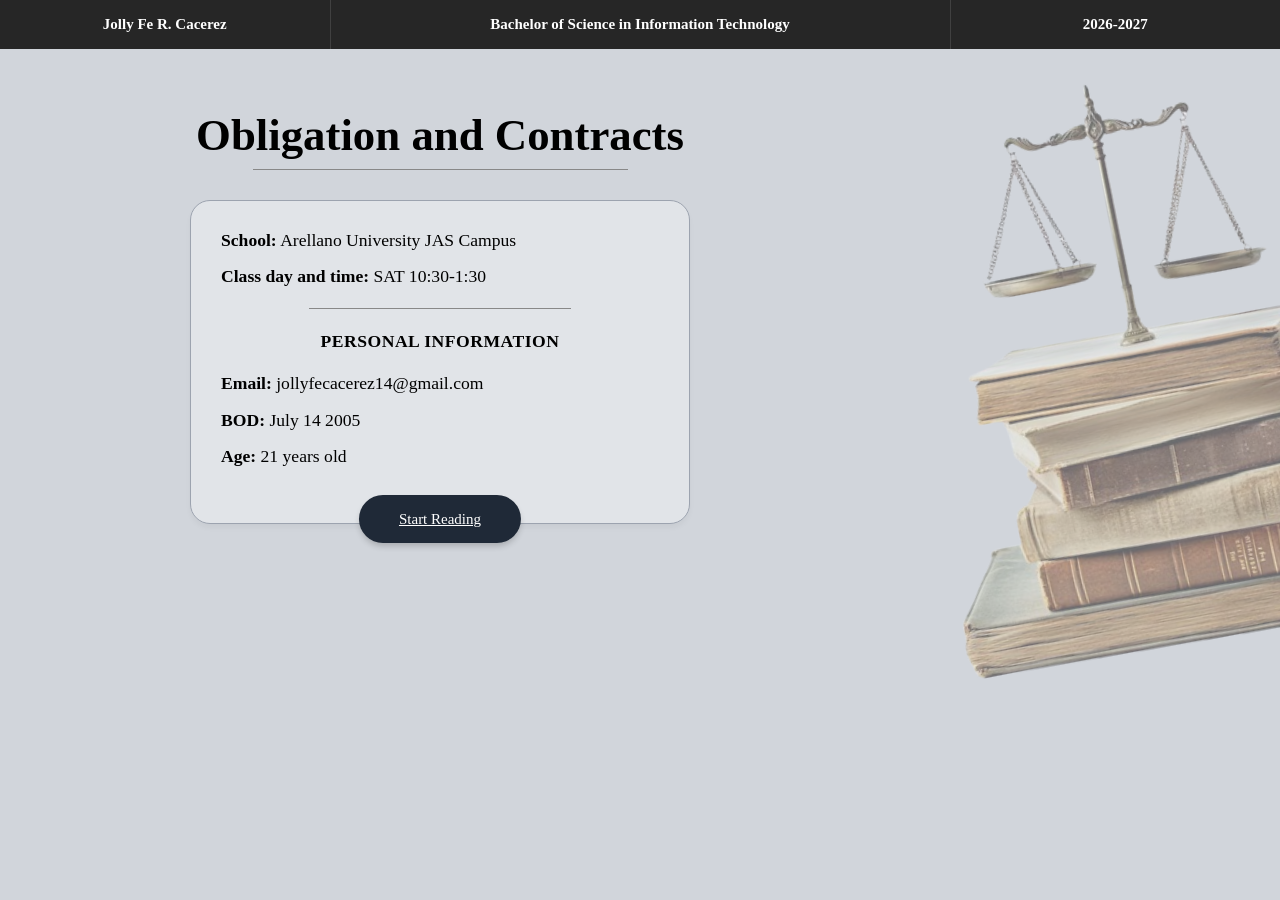
<file: index.html>
<!DOCTYPE html>
<html lang="en">
<head>
  <meta charset="UTF-8">
  <meta name="viewport" content="width=device-width, initial-scale=1.0">
  <title>Obligation and Contracts - Portfolio</title>
  <link rel="stylesheet" href="style.css">
</head>
<body>

  <!-- NAVIGATION BAR -->
  <nav class="navbar">
    <div class="nav-item">Jolly Fe R. Cacerez</div>
    <div class="nav-item nav-center">Bachelor of Science in Information Technology</div>
    <div class="nav-item">2026-2027</div>
  </nav>

  <!-- MAIN HERO SECTION -->
  <main class="hero-section">
    <div class="hero-container">
      
      <div class="left-content">
        <h1 class="main-title">Obligation and Contracts</h1>
        <hr class="title-divider">

        <div class="info-card">
          <div class="card-section">
            <p><strong>School:</strong> Arellano University JAS Campus</p>
            <p><strong>Class day and time:</strong> SAT 10:30-1:30</p>
          </div>

          <hr class="card-divider">

          <div class="card-section">
            <h2 class="section-subtitle">PERSONAL INFORMATION</h2>
            <p><strong>Email:</strong> jollyfecacerez14@gmail.com</p>
            <p><strong>BOD:</strong> July 14 2005</p>
            <p><strong>Age:</strong> 21 years old</p>
          </div>

          <!-- START READING BUTTON -->
          <a href="introduction.html" class="start-btn">Start Reading</a>
        </div>
      </div>

      <!-- RIGHT SIDE: IMAGE OF BOOKS AND SCALES -->
      <div class="right-content">
        <img src="oblicon.png" alt="Law books with scales of justice" class="hero-image">
      </div>

    </div>
  </main>

</body>
</html>
</file>
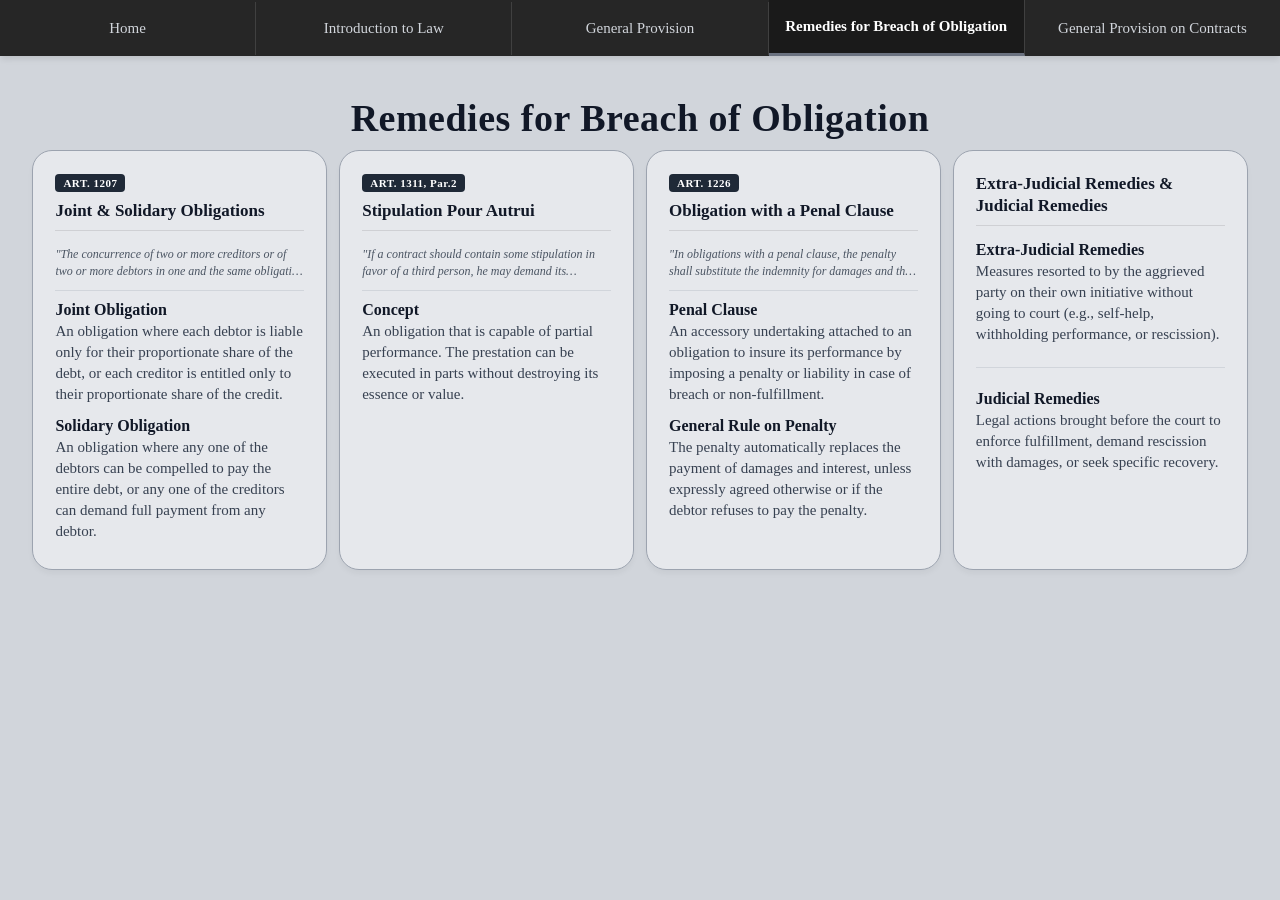
<file: breach.html>
<!DOCTYPE html>
<html lang="en">
<head>
  <meta charset="UTF-8">
  <meta name="viewport" content="width=device-width, initial-scale=1.0">
  <title>General Provision - Portfolio</title>
  <link rel="stylesheet" href="breach.css">
</head>
<body class="subpage-body">

  <!-- TOP NAVBAR -->
  <header class="navbar">
    <a href="index.html" class="nav-item">Home</a>
    <a href="introduction.html" class="nav-item ">Introduction to Law</a>
    <a href="general.html" class="nav-item ">General Provision</a>
    <a href="breach.html" class="nav-item active-nav ">Remedies for Breach of Obligation</a>
    <a href="contracts.html" class="nav-item ">General Provision on Contracts</a>
  </header>

  <!-- MAIN CONTENT CONTAINER -->
  <main class="content-container">
    <h1 class="page-title">Remedies for Breach of Obligation</h1>
 
    <!-- 4 BOXES CONTAINER -->
    <div class="boxes-row" style="display: grid !important; grid-template-columns: repeat(4, 1fr) !important; gap: 12px; width: 98%; margin: 0 auto;">

      <!-- BOX 1 -->
      <div class="info-card-box">
        <span class="article-badge">ART. 1207</span>
        <h3 class="box-title">Joint & Solidary Obligations</h3>

        <p class="article-quote-text">
          "The concurrence of two or more creditors or of two or more debtors in one and the same obligation does not imply that each one of the former has a right to demand, or that each one of the latter is bound to render, entire compliance with the prestation. There is a solidary liability only when the obligation expressly so states, or when the law or the nature of the obligation requires solidarity."
        </p>

        <hr class="box-inner-divider">

        <div class="box-details-list">
          <div class="detail-item">
            <b class="concept-title">Joint Obligation</b>
            <p class="concept-desc">
              An obligation where each debtor is liable only for their proportionate share of the debt, or each creditor is entitled only to their proportionate share of the credit.
            </p>
          </div>

          <div class="detail-item">
            <b class="concept-title">Solidary Obligation</b>
            <p class="concept-desc">
              An obligation where any one of the debtors can be compelled to pay the entire debt, or any one of the creditors can demand full payment from any debtor.
            </p>
          </div>
        </div>
      </div>

      <!-- BOX 2 -->
      <div class="info-card-box">
        <span class="article-badge">ART. 1311, Par.2</span>
        <h3 class="box-title">Stipulation Pour Autrui</h3>

        <p class="article-quote-text">
          "If a contract should contain some stipulation in favor of a third person, he may demand its fulfillment provided he communicated his acceptance to the obligor before its revocation."
        </p>

        <hr class="box-inner-divider">

        <div class="box-details-list">
          <div class="detail-item">
            <b class="concept-title">Concept</b>
            <p class="concept-desc">An obligation that is capable of partial performance. The prestation can be executed in parts without destroying its essence or value.</p>
          </div>
        </div>
      </div>

      <!-- BOX 3-->
      <div class="info-card-box">
        <span class="article-badge">ART. 1226</span>
        <h3 class="box-title">Obligation with a Penal Clause</h3>

        <p class="article-quote-text">
          "In obligations with a penal clause, the penalty shall substitute the indemnity for damages and the payment of interests in case of noncompliance, if there is no stipulation to the contrary."
        </p>

        <hr class="box-inner-divider">

        <div class="box-details-list">
          <div class="detail-item">
            <b class="concept-title">Penal Clause</b>
            <p class="concept-desc">An accessory undertaking attached to an obligation to insure its performance by imposing a penalty or liability in case of breach or non-fulfillment.</p>
          </div>

          <div class="detail-item">
            <b class="concept-title">General Rule on Penalty</b>
            <p class="concept-desc">The penalty automatically replaces the payment of damages and interest, unless expressly agreed otherwise or if the debtor refuses to pay the penalty.</p>
          </div>
        </div>
      </div>

      <!-- BOX 4 -->
      <div class="info-card-box">
        <h3 class="box-title">Extra-Judicial Remedies & Judicial Remedies</h3>

        <div class="box-details-list">
          <div class="detail-item">
            <b class="concept-title">Extra-Judicial Remedies</b>
            <p class="concept-desc">
              Measures resorted to by the aggrieved party on their own initiative without going to court (e.g., self-help, withholding performance, or rescission).
            </p>
          </div>

          <hr class="box-inner-divider">

          <div class="detail-item">
            <b class="concept-title">Judicial Remedies</b>
            <p class="concept-desc">
              Legal actions brought before the court to enforce fulfillment, demand rescission with damages, or seek specific recovery.
            </p>
          </div>
        </div>
      </div>

    </div> 

  </main> 

</body>
</html>
</file>
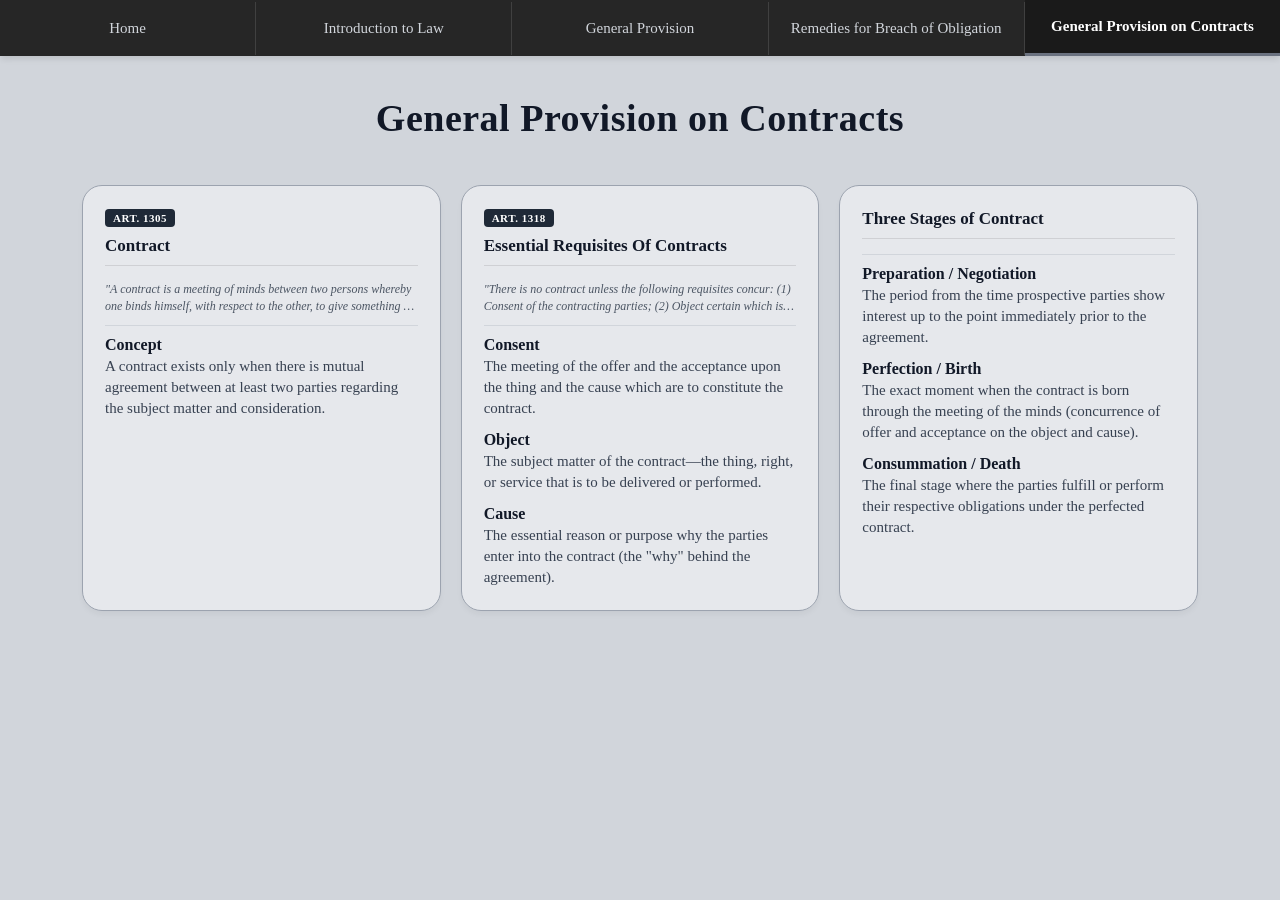
<file: contracts.html>
<!DOCTYPE html>
<html lang="en">
<head>
  <meta charset="UTF-8">
  <meta name="viewport" content="width=device-width, initial-scale=1.0">
  <title>General Provision - Portfolio</title>
  <link rel="stylesheet" href="breach.css">
</head>
<body class="subpage-body">

  <!-- TOP NAVBAR -->
  <header class="navbar">
    <a href="index.html" class="nav-item">Home</a>
    <a href="introduction.html" class="nav-item ">Introduction to Law</a>
    <a href="general.html" class="nav-item ">General Provision</a>
    <a href="breach.html" class="nav-item ">Remedies for Breach of Obligation</a>
    <a href="contracts.html" class="nav-item active-nav">General Provision on Contracts</a>
  </header>

  <!-- MAIN CONTENT CONTAINER -->
  <main class="content-container">
    <h1 class="page-title">General Provision on Contracts</h1>
    <p class="page-subtitle"></p>

 
    <!-- 4 BOXES CONTAINER -->
<div class="boxes-row" style="display: grid !important; grid-template-columns: repeat(3, 1fr) !important; gap: 20px; width: 90%; max-width: 1200px; margin: 0 auto;">
      
  <!-- BOX 1 -->
      <div class="info-card-box">
        <span class="article-badge">ART. 1305</span>
        <h3 class="box-title">Contract</h3>

        <p class="article-quote-text">
          "A contract is a meeting of minds between two persons whereby one binds himself, with respect to the other, to give something or to render some service."
        </p>

        <hr class="box-inner-divider">

        <div class="box-details-list">
          <div class="detail-item">
            <b class="concept-title">Concept</b>
            <p class="concept-desc">
              A contract exists only when there is mutual agreement between at least two parties regarding the subject matter and consideration.
            </p>
          </div>
        </div>
    </div>      



      <!-- BOX 2: -->
      <div class="info-card-box">
        <span class="article-badge">ART. 1318</span>
        <h3 class="box-title">Essential Requisites Of Contracts</h3>

        <p class="article-quote-text">
          "There is no contract unless the following requisites concur: (1) Consent of the contracting parties; (2) Object certain which is the subject matter of the contract; (3) Cause of the obligation which is established."
        </p>

        <hr class="box-inner-divider">

        <div class="box-details-list">
          <div class="detail-item">
            <b class="concept-title">Consent</b>
            <p class="concept-desc">The meeting of the offer and the acceptance upon the thing and the cause which are to constitute the contract.</p>
          </div>

          <div class="detail-item">
            <b class="concept-title">Object</b>
            <p class="concept-desc">The subject matter of the contract—the thing, right, or service that is to be delivered or performed.</p>
          </div>
        
            <div class="detail-item">
            <b class="concept-title">Cause</b>
            <p class="concept-desc">The essential reason or purpose why the parties enter into the contract (the "why" behind the agreement).</p>
          </div>

        </div>
      </div>

      <!-- BOX 3-->
      <div class="info-card-box">
        <h3 class="box-title">Three Stages of Contract</h3>


        <hr class="box-inner-divider">

        <div class="box-details-list">
          <div class="detail-item">
            <b class="concept-title">Preparation / Negotiation</b>
            <p class="concept-desc">The period from the time prospective parties show interest up to the point immediately prior to the agreement.</p>
          </div>

          <div class="detail-item">
            <b class="concept-title">Perfection / Birth</b>
            <p class="concept-desc">The exact moment when the contract is born through the meeting of the minds (concurrence of offer and acceptance on the object and cause).</p>
          </div>

            <div class="detail-item">
            <b class="concept-title">Consummation / Death</b>
            <p class="concept-desc">The final stage where the parties fulfill or perform their respective obligations under the perfected contract.</p>
          </div>
        </div>
      </div>

    </div> 

  </main> 

</body>
</html>
</file>
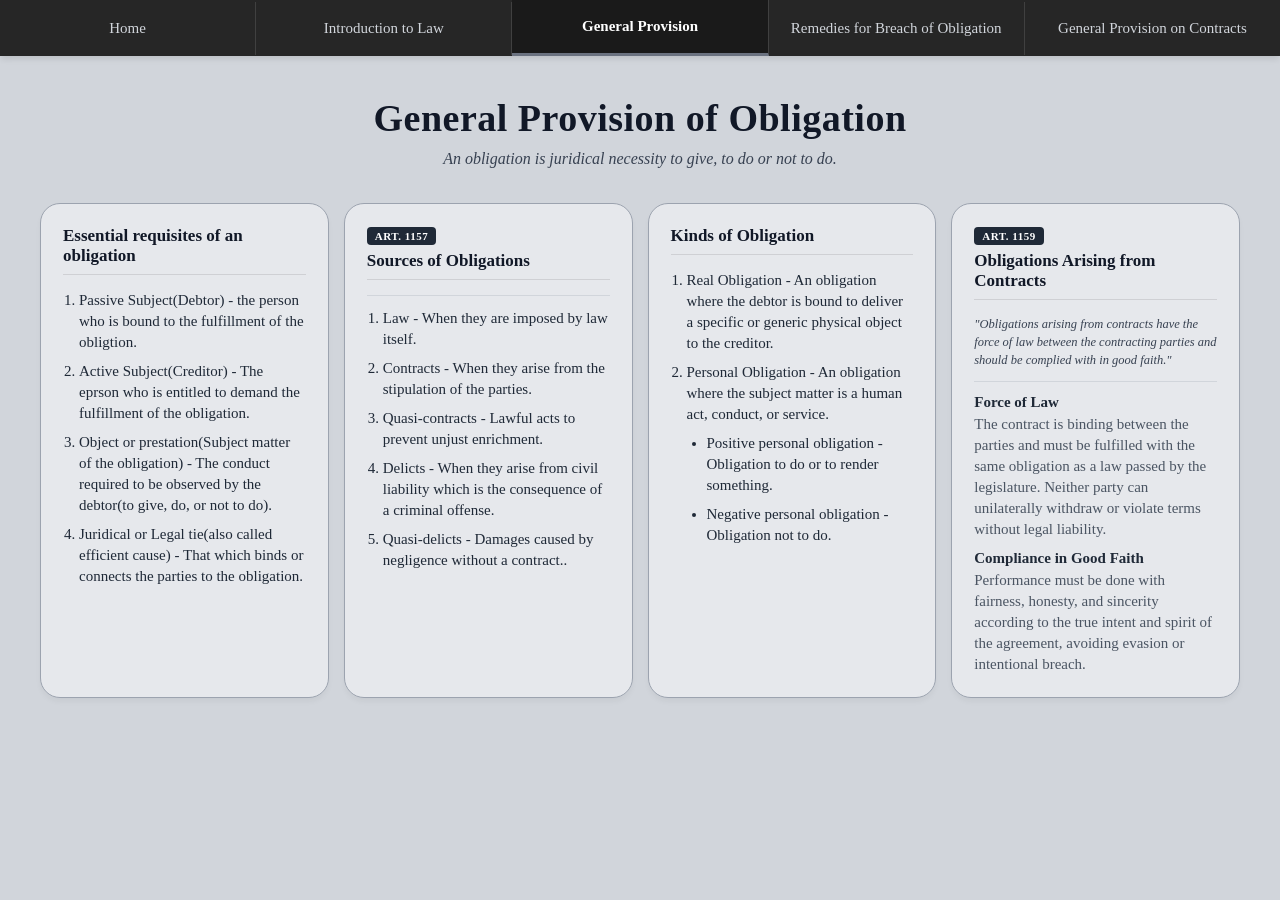
<file: general.html>
<!DOCTYPE html>
<html lang="en">
<head>
  <meta charset="UTF-8">
  <meta name="viewport" content="width=device-width, initial-scale=1.0">
  <title>General Provision - Portfolio</title>
  <link rel="stylesheet" href="general.css">
</head>
<body class="subpage-body">

  <!-- TOP NAVBAR -->
  <header class="navbar">
    <a href="index.html" class="nav-item">Home</a>
    <a href="introduction.html" class="nav-item ">Introduction to Law</a>
    <a href="general.html" class="nav-item active-nav">General Provision</a>
    <a href="breach.html" class="nav-item">Remedies for Breach of Obligation</a>
    <a href="contracts.html" class="nav-item">General Provision on Contracts</a>
  </header>

  <!-- MAIN CONTENT CONTAINER -->
  <main class="content-container">
    <h1 class="page-title">General Provision of Obligation</h1>
    <p class="page-subtitle">An obligation is juridical necessity to give, to do or not to do.</p>

    <!-- 4 BOXES CONTAINER -->
<div class="boxes-row">

  <!-- BOX 1 -->
  <div class="info-card-box">
    <h3 class="box-title">Essential requisites of an obligation</h3>
    <ol>
      <li>Passive Subject(Debtor) - the person who is bound to the fulfillment of the obligtion. </li>
      <li>Active Subject(Creditor) - The eprson who is entitled to demand the fulfillment of the obligation.</li>
      <li>Object or prestation(Subject matter of the obligation) - The conduct required to be observed by the debtor(to give, do, or not to do).</li>
      <li>Juridical or Legal tie(also called efficient cause) - That which binds or connects the parties to the obligation.</li>
    </ol>
  </div>

  <!-- BOX 2  -->
  <div class="info-card-box">
  <!-- 1. ARTICLE BADGE & TITLE -->
  <span class="article-badge">ART. 1157</span>
  <h3 class="box-title">Sources of Obligations</h3>

  <hr class="box-inner-divider">
    <ol>
      <li>Law - When they are imposed by law itself.</li>
      <li>Contracts - When they arise from the stipulation of the parties.</li>
      <li>Quasi-contracts - Lawful acts to prevent unjust enrichment.</li>
      <li>Delicts - When they arise from civil liability which is the consequence of a criminal offense.</li>
      <li>Quasi-delicts - Damages caused by negligence without a contract..</li>
    </ol>
  </div>

  <!-- BOX 3 -->
  <div class="info-card-box">
    <h3 class="box-title">Kinds of Obligation</h3>
    <ol>
      <li>Real Obligation - An obligation where the debtor is bound to deliver a specific or generic physical object to the creditor. </li>
      <li>Personal Obligation - An obligation where the subject matter is a human act, conduct, or service.</li>
      <ul style="margin-top: 5px; margin-bottom: 5px; padding-left: 20px; list-style-type: disc;">
      <li>Positive personal obligation - Obligation to do or to render something.</li>
      <li>Negative personal obligation - Obligation not to do.</li>
      </ul>
    </ol>
  </div>

  <!-- BOX 4 -->
<div class="info-card-box">
  <span class="article-badge">ART. 1159</span>
  <h3 class="box-title">Obligations Arising from Contracts</h3>

  <p class="article-quote-text">
    "Obligations arising from contracts have the force of law between the contracting parties and should be complied with in good faith."
  </p>

  <hr class="box-inner-divider">

  <div class="box-details-list">
    <div class="detail-item">
      <b>Force of Law</b>
      <p>
        The contract is binding between the parties and must be fulfilled with the same obligation as a law passed by the legislature. Neither party can unilaterally withdraw or violate terms without legal liability.
      </p>
    </div>

    <div class="detail-item">
      <b>Compliance in Good Faith</b>
      <p>
        Performance must be done with fairness, honesty, and sincerity according to the true intent and spirit of the agreement, avoiding evasion or intentional breach.
      </p>
    </div>
  </div>
</div>
  </main>

</body>
</html>
</file>
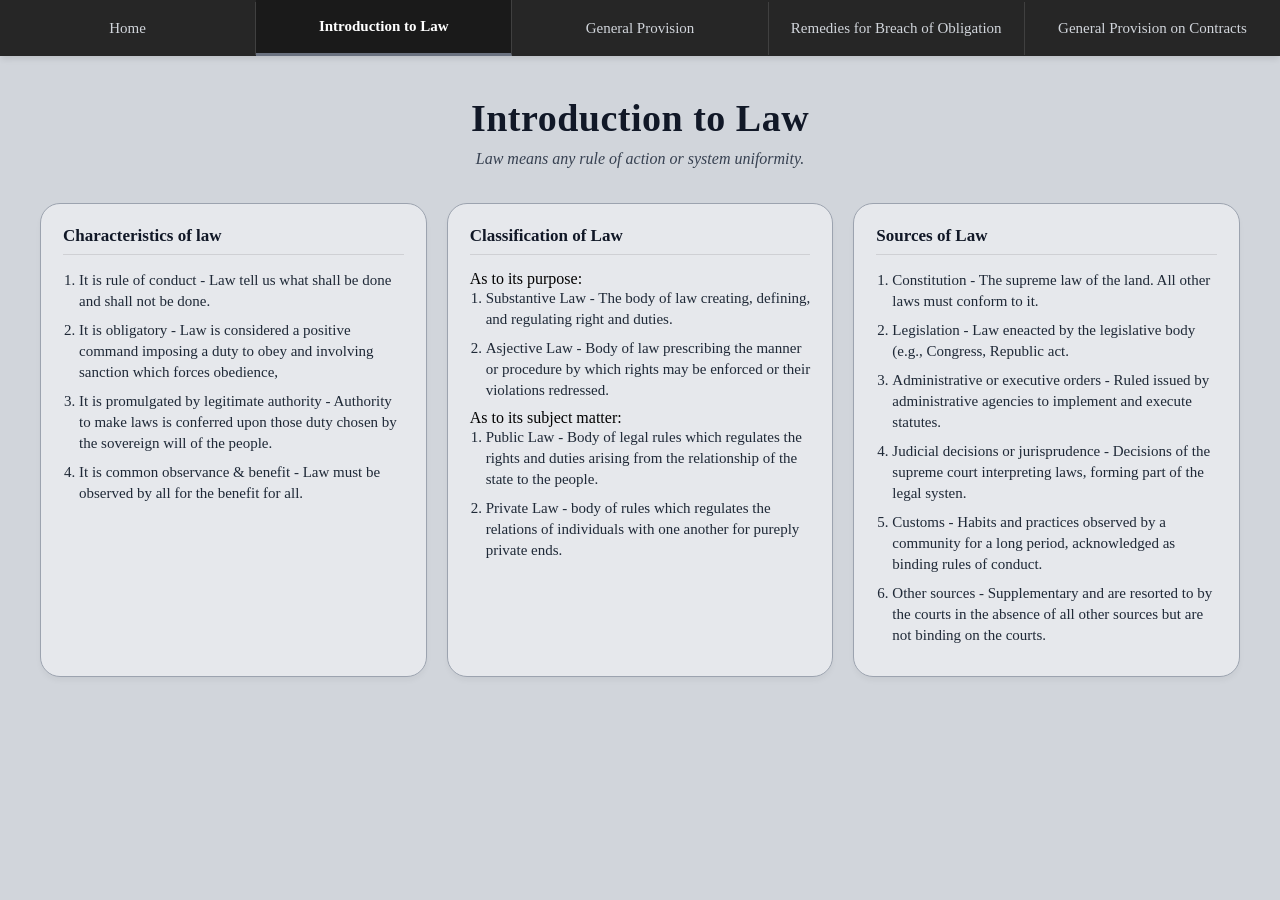
<file: introduction.html>
<!DOCTYPE html>
<html lang="en">
<head>
  <meta charset="UTF-8">
  <meta name="viewport" content="width=device-width, initial-scale=1.0">
  <title>Introduction to Law - Portfolio</title>
  <link rel="stylesheet" href="introduction.css">
</head>
<body class="subpage-body">

  <!-- TOP NAVBAR -->
  <header class="navbar">
    <a href="index.html" class="nav-item">Home</a>
    <a href="introduction.html" class="nav-item active-nav">Introduction to Law</a>
    <a href="general.html" class="nav-item">General Provision</a>
    <a href="breach.html" class="nav-item">Remedies for Breach of Obligation</a>
    <a href="contracts.html" class="nav-item">General Provision on Contracts</a>
  </header>

  <!-- MAIN CONTENT CONTAINER -->
  <main class="content-container">
    <h1 class="page-title">Introduction to Law</h1>
    <p class="page-subtitle">Law means any rule of action or system uniformity.</p>

    <!-- 4 BOXES CONTAINER -->
<div class="boxes-row">

  <!-- BOX 1 -->
  <div class="info-card-box">
    <h3 class="box-title">Characteristics of law</h3>
    <ol>
      <li>It is rule of conduct - Law tell us what shall be done and shall not be done.</li>
      <li>It is obligatory - Law is considered a positive command imposing a duty to obey and involving sanction which forces obedience,</li>
      <li>It is promulgated by legitimate authority - Authority to make laws is conferred upon those duty chosen by the sovereign will of the people.</li>
      <li>It is common observance & benefit - Law must be observed by all for the benefit for all.</li>
    </ol>
  </div>

  <!-- BOX 2 -->
  <div class="info-card-box">
    <h3 class="box-title">Classification of Law</h3>
    <p>As to its purpose:</p>
    <ol>
      <li>Substantive Law - The body of law creating, defining, and regulating right and duties.</li>
      <li>Asjective Law - Body of law prescribing the manner or procedure by which rights may be enforced or their violations redressed.</li>
    </ol>
    <p>As to its subject matter:</p>
    <ol>
      <li>Public Law - Body of legal rules which regulates the rights and duties arising from the relationship of the state to the people.</li>
      <li>Private Law - body of rules which regulates the relations of individuals with one another for pureply private ends.</li>
    </ol>
  </div>

  <!-- BOX 3 -->
  <div class="info-card-box">
    <h3 class="box-title">Sources of Law</h3>
    <ol>
      <li>Constitution - The supreme law of the land. All other laws must conform to it.</li>
      <li>Legislation - Law eneacted by the legislative body (e.g., Congress, Republic act.</li>
      <li>Administrative or executive orders - Ruled issued by administrative agencies to implement and execute statutes.</li>
      <li>Judicial decisions or jurisprudence - Decisions of the supreme court interpreting laws, forming part of the legal systen.</li>
      <li>Customs - Habits and practices observed by a community for a long period, acknowledged as binding rules of conduct.</li>
      <li>Other sources - Supplementary and are resorted to by the courts in the absence of all other sources but are not binding on the courts.</li>
    </ol>
  </div>


</div>
  </main>

</body>
</html>
</file>
<file: style.css>
* {
  margin: 0;
  padding: 0;
  box-sizing: border-box;
  font-family: 'Times New Roman', Times, serif;
}

/* LANDING PAGE BODY */
html, body.landing-body {
  height: 100vh;
  overflow: hidden;
  background-color: #d1d5db;
  color: #000000;
  font-family: 'Times New Roman', Times, serif;
}

button, input, select, textarea {
  font-family: 'Times New Roman', Times, serif;
}s

body {
  background-color: #d1d5db;
  color: #000000;
  min-height: 100vh;
  overflow-x: hidden;
}

/* NAVBAR STYLES */
.navbar {
  display: flex;
  background-color: #262626;
  color: #ffffff;
  width: 100%;
}

.nav-item {
  flex: 1;
  padding: 16px 20px;
  text-align: center;
  font-size: 15px;
  font-weight: 600;
  border-right: 1px solid #404040;
  display: flex;
  align-items: center;
  justify-content: center;
}

.nav-item:last-child {
  border-right: none;
}

.nav-center {
  flex: 2;
}

.hero-section {
  display: flex;
  justify-content: center;
  align-items: flex-start;
  padding: 50px 20px;
  width: 100%;
}

.hero-container {
  max-width: 1100px;
  width: 100%;
  display: flex;
  align-items: flex-start;
  justify-content: flex-start; 
  position: relative;
  margin-top: 10px;
}

/* LEFT SIDE CONTENT (CARD & TITLE) */
.left-content {
  width: 500px;
  display: flex;
  flex-direction: column;
  align-items: center;
  z-index: 2; 
  margin-left: 100px;
}

.main-title {
  font-size: 2.8rem;
  font-weight: bold;
  color: #000000;
  margin-bottom: 8px;
  text-align: center;
}

.title-divider {
  width: 75%;
  border: 0;
  height: 1px;
  background-color: #888888;
  margin-bottom: 30px;
}

/* CARD STYLES */
/* CARD CONTAINER */
.info-card {
  width: 100%;
  border: 1.5px solid #9ca3af;
  border-radius: 20px;
  padding: 25px 30px 45px 30px;
  position: relative;
  
  background-color: rgba(255, 255, 255, 0.35); 
  box-shadow: 0 4px 6px -1px rgba(0, 0, 0, 0.05);
  transition: transform 0.3s ease, box-shadow 0.3s ease, border-color 0.3s ease;
  
  font-size: 16px;
  line-height: 1.6;

}

.card-section p {
  font-size: 1.1rem;
  margin-bottom: 8px;
  color: #000000;
}

.card-divider {
  border: 0;
  height: 1px;
  background-color: #888888;
  margin: 18px auto;
  width: 60%;
}

/* PERSONAL INFO ALIGNMENT */
.card-subtitle {
  text-align: right;
  font-size: 16px;
  font-weight: bold;
  margin-bottom: 12px;
}
.personal-info-section {
  text-align: right;
}

.section-subtitle {
  font-size: 1.1rem;
  font-weight: bold;
  letter-spacing: 0.5px;
  margin-bottom: 14px;
  color: #000000;
  text-align: center;
}

.info-details {
  display: inline-block;
  text-align: left;
  margin-left: 100px; 
}

.info-details p {
  font-size: 1.05rem;
  margin-bottom: 6px;
  color: #000000;
}



/* BUTTON STYLES */
.start-btn {
  position: absolute;
  bottom: -20px;
  left: 50%;
  transform: translateX(-50%);
  background-color: #1f2937;
  color: #ffffff;
  border: none;
  padding: 12px 40px;
  border-radius: 25px;
  font-size: 15px;
  font-family: 'Times New Roman', Times, serif;
  cursor: pointer;
  transition: all 0.3s ease;
  box-shadow: 0 4px 6px -1px rgba(0, 0, 0, 0.2);
  z-index: 20;
}

.start-btn:hover {
  background-color: #000000;
  transform: translateX(-50%) translateY(-2px) scale(1.03);
  box-shadow: 0 8px 15px -3px rgba(0, 0, 0, 0.3);
}

/* RIGHT SIDE IMAGE */
.right-content {
  position: absolute;
  right: -30px; 
  top: 30px;
  z-index: 1;
  pointer-events: none;
}

.hero-image {
  width: 700px; 
  height: auto;
  object-fit: contain;
  opacity: 0.5; 
  transform: rotate(-11deg); 
  transform-origin: center center;
  position: absolute !important;
  right: -230px !important;            
  top: -80px !important;               
  width: 620px !important;
  
}

/* RESPONSIVE DESIGN */
@media (max-width: 900px) {
  .hero-container {
    flex-direction: column;
    align-items: center;
  }
  
  .left-content {
    width: 100%;
    max-width: 480px;

  }

  .navbar {
    flex-direction: column;
  }

  .nav-item {
    border-right: none;
    border-bottom: 1px solid #404040;
  }

  .right-content {
    position: relative;
    right: 0;
    top: 0;
    margin-top: 30px;
  }

  .hero-image {
    width: 100%;
    max-width: 380px;
    transform: rotate(-11deg);

  }

  
}
</file>
<file: breach.css>
* {
  margin: 0;
  padding: 0;
  box-sizing: border-box;
  font-family: 'Times New Roman', Times, serif;
}

/* SUBPAGE BODY */
body.subpage-body {
  background-color: #d1d5db;
  min-height: 100vh;
  margin: 0;
  display: flex;
  flex-direction: column;
}

/* NAVBAR */
.navbar {
  display: flex;
  width: 100%;
  background-color: #262626;
  color: #ffffff;
  align-items: center;
  justify-content: space-around;
  box-shadow: 0 4px 6px -1px rgba(0, 0, 0, 0.1);
}

.navbar .nav-item {
  color: #d1d5db;
  text-decoration: none;
  font-size: 15px;
  padding: 18px 15px;
  text-align: center;
  flex: 1;
  border-right: 1px solid #404040;
  transition: all 0.3s ease;
  position: relative;
}

.navbar .nav-item:last-child {
  border-right: none;
}

/* NAVBAR HOVER EFFECT */
.navbar .nav-item:hover {
  background-color: #333333;
  color: #ffffff;
}

.navbar .active-nav {
  background-color: #1a1a1a;
  color: #ffffff;
  font-weight: bold;
  border-bottom: 3px solid #6b7280;
}

/* SUBPAGE CONTENT CONTAINER */
.content-container {
  display: flex;
  flex-direction: column;
  align-items: center;
  text-align: center;
  padding: 40px 20px;
  width: 100%;
}

.page-title {
  font-size: 38px;
  font-weight: bold;
  color: #111827;
  margin-bottom: 10px;
  letter-spacing: 0.5px;
}

.page-subtitle {
  font-size: 16px;
  color: #374151;
  margin-bottom: 35px;
  font-style: italic;
}

/* 4 BOXES LAYOUT WITH HOVER & SHADOWS */
.boxes-row {
  display: flex;
  gap: 15px;
  width: 95%;
  max-width: 1400px;
  margin: 0 auto;
  position: relative; 
}

/* BASE CARD BOX */
.info-card-box {
  flex: 1 1 0%;
  min-width: 0;
  min-height: 420px;
  background-color: rgba(255, 255, 255, 0.45);
  border: 1.5px solid #9ca3af;
  border-radius: 20px;
  padding: 22px;
  text-align: left;
  box-sizing: border-box;
  box-shadow: 0 4px 6px -1px rgba(0, 0, 0, 0.05);
  
  /* SMOOTH TRANSITION */
  transition: transform 0.3s cubic-bezier(0.16, 1, 0.3, 1), box-shadow 0.3s ease, background-color 0.3s ease, z-index 0s;
  position: relative;
  z-index: 1;
  cursor: pointer;
}
.box-title {
  font-size: 15px;
  font-weight: bold;
  color: #111827;
  margin-top: 0;
  margin-bottom: 10px;
  line-height: 1.3;
}

.info-card-box:hover {
  z-index: 100; 
  background-color: rgba(255, 255, 255, 0.95); 
  border-color: #1f2937;
  
  transform: scale(1.18); 
  box-shadow: 0 20px 30px rgba(0, 0, 0, 0.25);
}

.boxes-row:hover .info-card-box:not(:hover) {
  opacity: 0.5;
  filter: blur(1px);
}

.info-card-box .box-title {
  font-size: 17px;
  font-weight: bold;
  margin-bottom: 15px;
  color: #111827;
  border-bottom: 1px solid rgba(0, 0, 0, 0.1);
  padding-bottom: 8px;
}

.info-card-box ol, .info-card-box ul {
  padding-left: 16px;
  font-size: 15px; 
  line-height: 1.4;
  color: #1f2937;
  margin: 0;
}

.info-card-box ol li {
  margin-bottom: 8px;
}
.legal-quote-container {
  max-width: 850px;
  margin: 0 auto 30px auto;
  padding-left: 20px;
  border-left: 3px solid #1f2937; 
  text-align: left;
}

.article-num {
  font-weight: bold;
  font-size: 16px;
  color: #1f2937;
  margin-bottom: 4px;
  text-transform: uppercase;
  letter-spacing: 0.5px;
}

.article-quote {
  font-size: 14px;
  font-style: italic;
  line-height: 1.6;
  color: #374151;
  margin: 0;
}

.article-cite {
  font-style: normal;
  font-weight: 500;
  color: #6b7280;
}
.box-inner-divider {
  border: 0;
  height: 1px;
  background-color: #d1d5db; 
  margin: 18px 0;
}

.meaning-text {
  font-size: 13px;
  line-height: 1.5;
  color: #374151;
  margin-top: 6px;
}
.article-badge {
  display: inline-block;
  background-color: #1f2937;
  color: #ffffff;
  font-size: 11px;
  font-weight: bold;
  padding: 3px 8px;
  border-radius: 4px;
  margin-bottom: 8px;
  letter-spacing: 0.5px;
}

.article-quote-text {
  font-size: 12px;
  font-style: italic;
  color: #4b5563;
  line-height: 1.4;
  margin-bottom: 8px;
  
  display: -webkit-box;
  line-clamp: 2;
  -webkit-line-clamp: 2; 
  -webkit-box-orient: vertical;
  overflow: hidden;
  text-overflow: ellipsis; 

  transition: all 0.3s ease;
}

.info-card-box:hover .article-quote-text {
  display: block; 
  overflow: visible;
  max-height: none;
  color: #1f2937; 
}
.box-inner-divider {
  border: 0;
  height: 1px;
  background-color: #d1d5db;
  margin: 10px 0;
}

.meaning-text {
  font-size: 13px;
  line-height: 1.4;
  color: #1f2937;
}
.box-details-list {
  display: flex;
  flex-direction: column;
  gap: 12px;
  text-align: left;
}

.concept-title {
  display: block; 
  font-weight: 700;
  color: #111827;
  margin-bottom: 2px;
}

.concept-desc {
  font-size: 15px;
  line-height: 1.4;
  color: #374151;
  margin: 0;
}
</file>
<file: general.css>
* {
  margin: 0;
  padding: 0;
  box-sizing: border-box;
  font-family: 'Times New Roman', Times, serif;
}

/* SUBPAGE BODY */
body.subpage-body {
  background-color: #d1d5db;
  min-height: 100vh;
  margin: 0;
  display: flex;
  flex-direction: column;
}

/* NAVBAR */
.navbar {
  display: flex;
  width: 100%;
  background-color: #262626;
  color: #ffffff;
  align-items: center;
  justify-content: space-around;
  box-shadow: 0 4px 6px -1px rgba(0, 0, 0, 0.1);
}

.navbar .nav-item {
  color: #d1d5db;
  text-decoration: none;
  font-size: 15px;
  padding: 18px 15px;
  text-align: center;
  flex: 1;
  border-right: 1px solid #404040;
  transition: all 0.3s ease;
  position: relative;
}

.navbar .nav-item:last-child {
  border-right: none;
}

/* NAVBAR HOVER EFFECT */
.navbar .nav-item:hover {
  background-color: #333333;
  color: #ffffff;
}

.navbar .active-nav {
  background-color: #1a1a1a;
  color: #ffffff;
  font-weight: bold;
  border-bottom: 3px solid #6b7280;
}

/* SUBPAGE CONTENT CONTAINER */
.content-container {
  display: flex;
  flex-direction: column;
  align-items: center;
  text-align: center;
  padding: 40px 20px;
  width: 100%;
}

.page-title {
  font-size: 38px;
  font-weight: bold;
  color: #111827;
  margin-bottom: 10px;
  letter-spacing: 0.5px;
}

.page-subtitle {
  font-size: 16px;
  color: #374151;
  margin-bottom: 35px;
  font-style: italic;
}

/* 4 BOXES LAYOUT WITH HOVER & SHADOWS */
.boxes-row {
  display: flex;
  gap: 15px;
  width: 100%;
  max-width: 1200px;
  margin: 0 auto;
  position: relative; 
}

/* BASE CARD BOX */
.info-card-box {
  flex: 1;
  min-width: 0;
  min-height: 420px;
  background-color: rgba(255, 255, 255, 0.45);
  border: 1.5px solid #9ca3af;
  border-radius: 20px;
  padding: 22px;
  text-align: left;
  box-sizing: border-box;
  box-shadow: 0 4px 6px -1px rgba(0, 0, 0, 0.05);
  
  /* SMOOTH TRANSITION */
  transition: transform 0.3s cubic-bezier(0.16, 1, 0.3, 1), box-shadow 0.3s ease, background-color 0.3s ease, z-index 0s;
  position: relative;
  z-index: 1;
  cursor: pointer;
}

.info-card-box:hover {
  z-index: 100; 
  background-color: rgba(255, 255, 255, 0.95); 
  border-color: #1f2937;
  
  transform: scale(1.18); 
  box-shadow: 0 20px 30px rgba(0, 0, 0, 0.25);
}

.boxes-row:hover .info-card-box:not(:hover) {
  opacity: 0.5;
  filter: blur(1px);
}

.info-card-box .box-title {
  font-size: 17px;
  font-weight: bold;
  margin-bottom: 15px;
  color: #111827;
  border-bottom: 1px solid rgba(0, 0, 0, 0.1);
  padding-bottom: 8px;
}

.info-card-box ol, .info-card-box ul {
  padding-left: 16px;
  font-size: 15px; 
  line-height: 1.4;
  color: #1f2937;
  margin: 0;
}

.info-card-box ol li {
  margin-bottom: 8px;
}
/* BADGE DESIGN */
.article-badge {
  display: inline-block;
  background-color: #1f2937;
  color: #ffffff;
  font-size: 11px;
  font-weight: bold;
  padding: 3px 8px;
  border-radius: 4px;
  margin-bottom: 6px;
  letter-spacing: 0.5px;
}

/* ARTICLE SENTENCE TEXT */
.article-quote-text {
  font-size: 12.5px;
  font-style: italic;
  color: #374151;
  line-height: 1.45;
  margin-bottom: 8px;
}

/* DIVIDER LINE */
.box-inner-divider {
  border: 0;
  height: 1px;
  background-color: #d1d5db;
  margin: 12px 0;
}

.box-details-list {
  display: flex;
  flex-direction: column;
  gap: 10px;
  text-align: left;
}

.detail-item b {
  font-size: 15px;
  color: #1f2937;
  display: block;
}

.detail-item p {
  font-size: 15px;
  line-height: 1.4;
  color: #4b5563;
  margin: 3px 0 0 0;
}
</file>
<file: introduction.css>
* {
  margin: 0;
  padding: 0;
  box-sizing: border-box;
  font-family: 'Times New Roman', Times, serif;
}

/* SUBPAGE BODY */
body.subpage-body {
  background-color: #d1d5db;
  min-height: 100vh;
  margin: 0;
  display: flex;
  flex-direction: column;
}

/* NAVBAR */
.navbar {
  display: flex;
  width: 100%;
  background-color: #262626;
  color: #ffffff;
  align-items: center;
  justify-content: space-around;
  box-shadow: 0 4px 6px -1px rgba(0, 0, 0, 0.1);
}

.navbar .nav-item {
  color: #d1d5db;
  text-decoration: none;
  font-size: 15px;
  padding: 18px 15px;
  text-align: center;
  flex: 1;
  border-right: 1px solid #404040;
  transition: all 0.3s ease;
  position: relative;
}

.navbar .nav-item:last-child {
  border-right: none;
}

/* NAVBAR HOVER EFFECT */
.navbar .nav-item:hover {
  background-color: #333333;
  color: #ffffff;
}

.navbar .active-nav {
  background-color: #1a1a1a;
  color: #ffffff;
  font-weight: bold;
  border-bottom: 3px solid #6b7280;
}

/* SUBPAGE CONTENT CONTAINER */
.content-container {
  display: flex;
  flex-direction: column;
  align-items: center;
  text-align: center;
  padding: 40px 20px;
  width: 100%;
}

.page-title {
  font-size: 38px;
  font-weight: bold;
  color: #111827;
  margin-bottom: 10px;
  letter-spacing: 0.5px;
}

.page-subtitle {
  font-size: 16px;
  color: #374151;
  margin-bottom: 35px;
  font-style: italic;
}


.boxes-row {
  display: flex;
  gap: 20px;
  width: 100%;
  max-width: 1200px;
  margin: 0 auto;
  position: relative; 
}

/* BASE CARD BOX */
.info-card-box {
  flex: 1;
  min-width: 0;
  min-height: 420px;
  background-color: rgba(255, 255, 255, 0.45);
  border: 1.5px solid #9ca3af;
  border-radius: 20px;
  padding: 22px;
  text-align: left;
  box-sizing: border-box;
  box-shadow: 0 4px 6px -1px rgba(0, 0, 0, 0.05);
  
  /* SMOOTH TRANSITION */
  transition: transform 0.3s cubic-bezier(0.16, 1, 0.3, 1), box-shadow 0.3s ease, background-color 0.3s ease, z-index 0s;
  position: relative;
  z-index: 1;
  cursor: pointer;
}

.info-card-box:hover {
  z-index: 100; 
  background-color: rgba(255, 255, 255, 0.95); 
  border-color: #1f2937;
  
  transform: scale(1.18); 
  box-shadow: 0 20px 30px rgba(0, 0, 0, 0.25);
}

.boxes-row:hover .info-card-box:not(:hover) {
  opacity: 0.5;
  filter: blur(1px);
}

.info-card-box .box-title {
  font-size: 17px;
  font-weight: bold;
  margin-bottom: 15px;
  color: #111827;
  border-bottom: 1px solid rgba(0, 0, 0, 0.1);
  padding-bottom: 8px;
}

.info-card-box ol, .info-card-box ul {
  padding-left: 16px;
  font-size: 15px; 
  line-height: 1.4;
  color: #1f2937;
  margin: 0;
}

.info-card-box ol li {
  margin-bottom: 8px;
}
</file>
